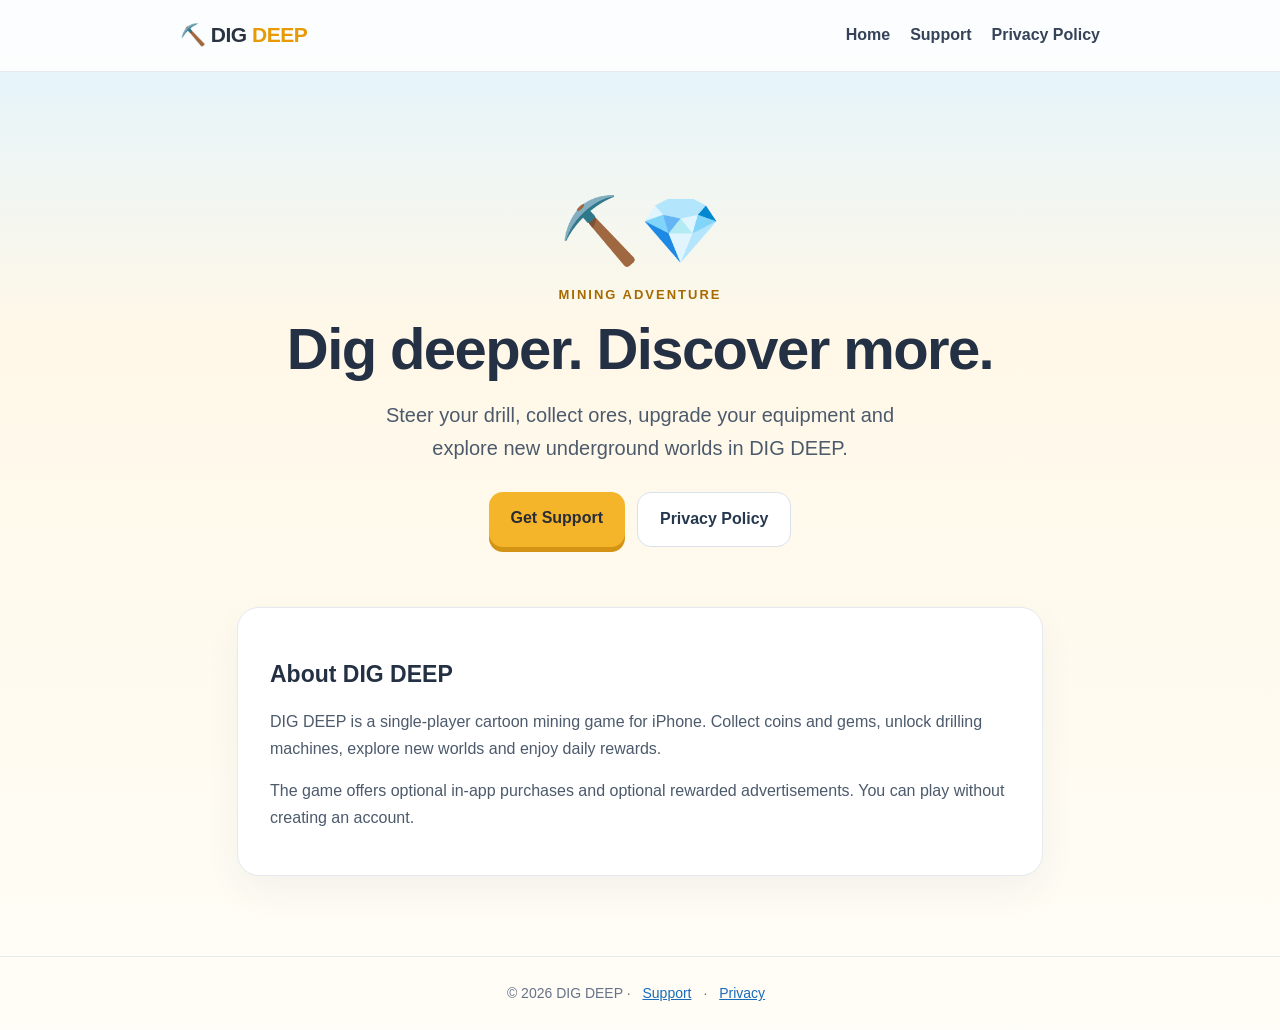
<file: index.html>
<!DOCTYPE html><html lang="en"><head><meta charset="utf-8"><meta name="viewport" content="width=device-width,initial-scale=1"><meta name="description" content="DIG DEEP — a colourful mining adventure. Find support and privacy information."><title>DIG DEEP — Mining Adventure</title><link rel="stylesheet" href="style.css"></head><body><header><div class="nav"><a class="brand" href="home.html">⛏️ DIG <span>DEEP</span></a><nav><a href="home.html">Home</a><a href="support.html">Support</a><a href="privacy.html">Privacy Policy</a></nav></div></header><main><section class="hero"><div class="drill" aria-hidden="true">⛏️💎</div><div class="eyebrow">Mining Adventure</div><h1>Dig deeper. Discover more.</h1><p class="lead">Steer your drill, collect ores, upgrade your equipment and explore new underground worlds in DIG DEEP.</p><div class="buttons"><a class="button" href="support.html">Get Support</a><a class="button secondary" href="privacy.html">Privacy Policy</a></div></section><section class="panel"><h2>About DIG DEEP</h2><p>DIG DEEP is a single-player cartoon mining game for iPhone. Collect coins and gems, unlock drilling machines, explore new worlds and enjoy daily rewards.</p><p>The game offers optional in-app purchases and optional rewarded advertisements. You can play without creating an account.</p></section></main><footer>© 2026 DIG DEEP · <a href="support.html">Support</a> · <a href="privacy.html">Privacy</a></footer></body></html>
</file>
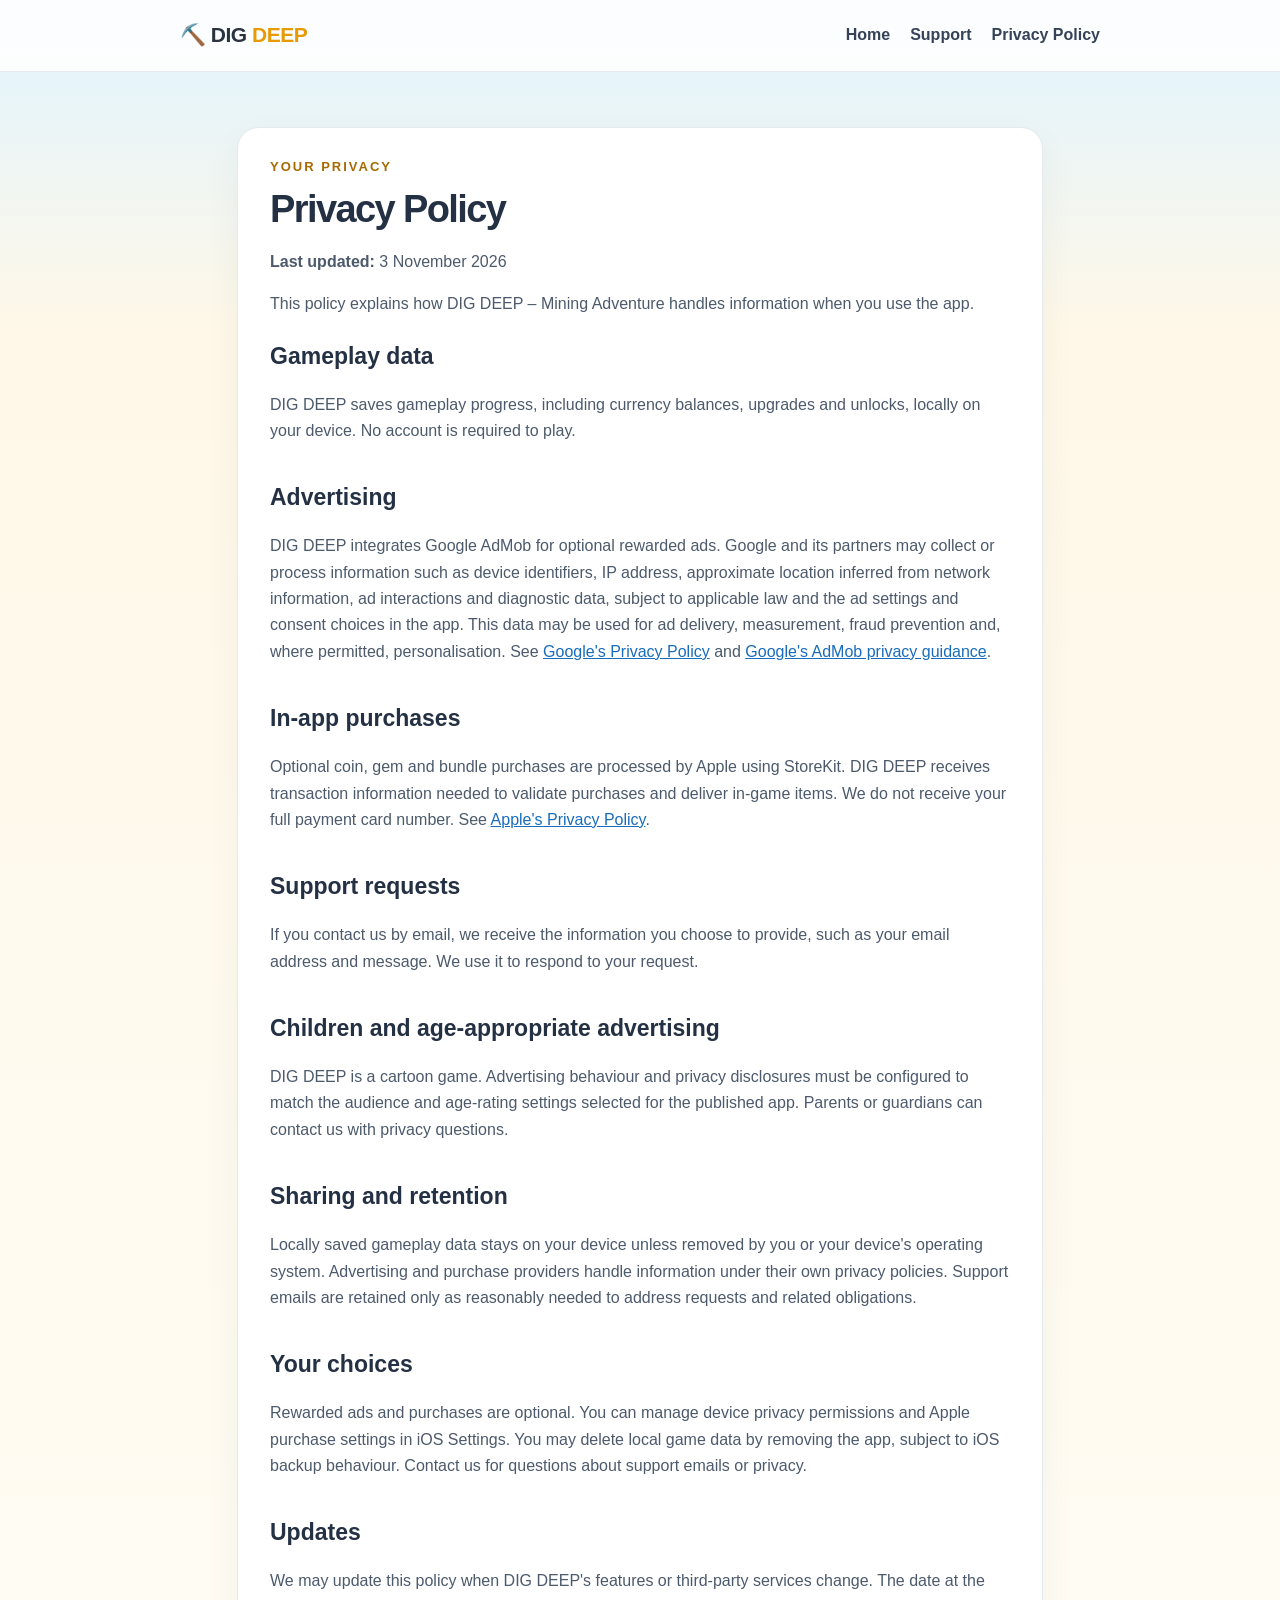
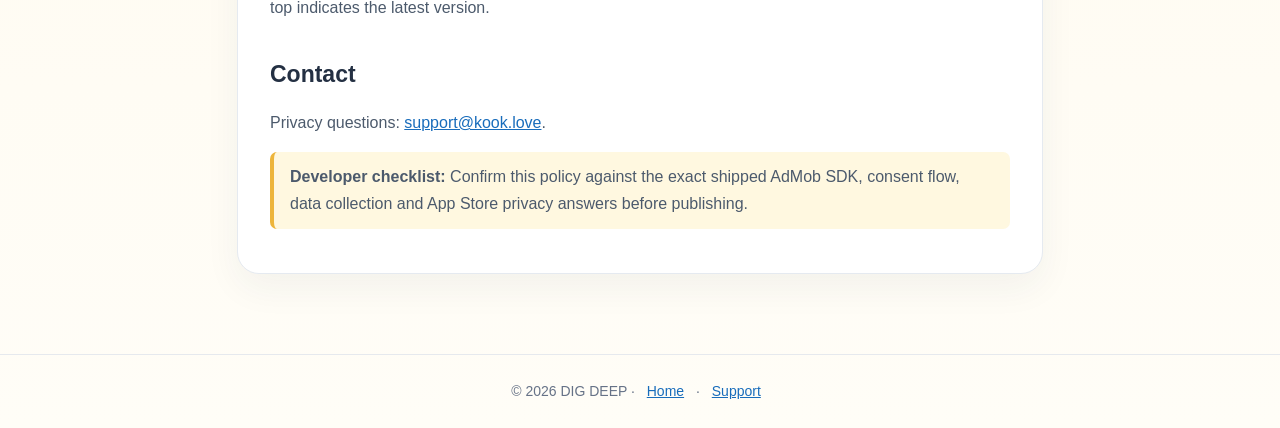
<file: privacy.html>
<!DOCTYPE html><html lang="en"><head><meta charset="utf-8"><meta name="viewport" content="width=device-width,initial-scale=1"><title>DIG DEEP — Privacy Policy</title><link rel="stylesheet" href="style.css"></head><body><header><div class="nav"><a class="brand" href="home.html">⛏️ DIG <span>DEEP</span></a><nav><a href="home.html">Home</a><a href="support.html">Support</a><a href="privacy.html">Privacy Policy</a></nav></div></header><main><article class="panel"><div class="eyebrow">Your Privacy</div><h1>Privacy Policy</h1><p><strong>Last updated:</strong> 3 November 2026</p><p>This policy explains how DIG DEEP – Mining Adventure handles information when you use the app.</p><h2>Gameplay data</h2><p>DIG DEEP saves gameplay progress, including currency balances, upgrades and unlocks, locally on your device. No account is required to play.</p><h2>Advertising</h2><p>DIG DEEP integrates Google AdMob for optional rewarded ads. Google and its partners may collect or process information such as device identifiers, IP address, approximate location inferred from network information, ad interactions and diagnostic data, subject to applicable law and the ad settings and consent choices in the app. This data may be used for ad delivery, measurement, fraud prevention and, where permitted, personalisation. See <a href="https://policies.google.com/privacy">Google's Privacy Policy</a> and <a href="https://support.google.com/admob/answer/6128543">Google's AdMob privacy guidance</a>.</p><h2>In-app purchases</h2><p>Optional coin, gem and bundle purchases are processed by Apple using StoreKit. DIG DEEP receives transaction information needed to validate purchases and deliver in-game items. We do not receive your full payment card number. See <a href="https://www.apple.com/legal/privacy/">Apple's Privacy Policy</a>.</p><h2>Support requests</h2><p>If you contact us by email, we receive the information you choose to provide, such as your email address and message. We use it to respond to your request.</p><h2>Children and age-appropriate advertising</h2><p>DIG DEEP is a cartoon game. Advertising behaviour and privacy disclosures must be configured to match the audience and age-rating settings selected for the published app. Parents or guardians can contact us with privacy questions.</p><h2>Sharing and retention</h2><p>Locally saved gameplay data stays on your device unless removed by you or your device's operating system. Advertising and purchase providers handle information under their own privacy policies. Support emails are retained only as reasonably needed to address requests and related obligations.</p><h2>Your choices</h2><p>Rewarded ads and purchases are optional. You can manage device privacy permissions and Apple purchase settings in iOS Settings. You may delete local game data by removing the app, subject to iOS backup behaviour. Contact us for questions about support emails or privacy.</p><h2>Updates</h2><p>We may update this policy when DIG DEEP's features or third-party services change. The date at the top indicates the latest version.</p><h2>Contact</h2><p>Privacy questions: <a href="mailto:support@kook.love?subject=DIG%20DEEP%20Privacy">support@kook.love</a>.</p><p class="note"><strong>Developer checklist:</strong> Confirm this policy against the exact shipped AdMob SDK, consent flow, data collection and App Store privacy answers before publishing.</p></article></main><footer>© 2026 DIG DEEP · <a href="home.html">Home</a> · <a href="support.html">Support</a></footer></body></html>
</file>
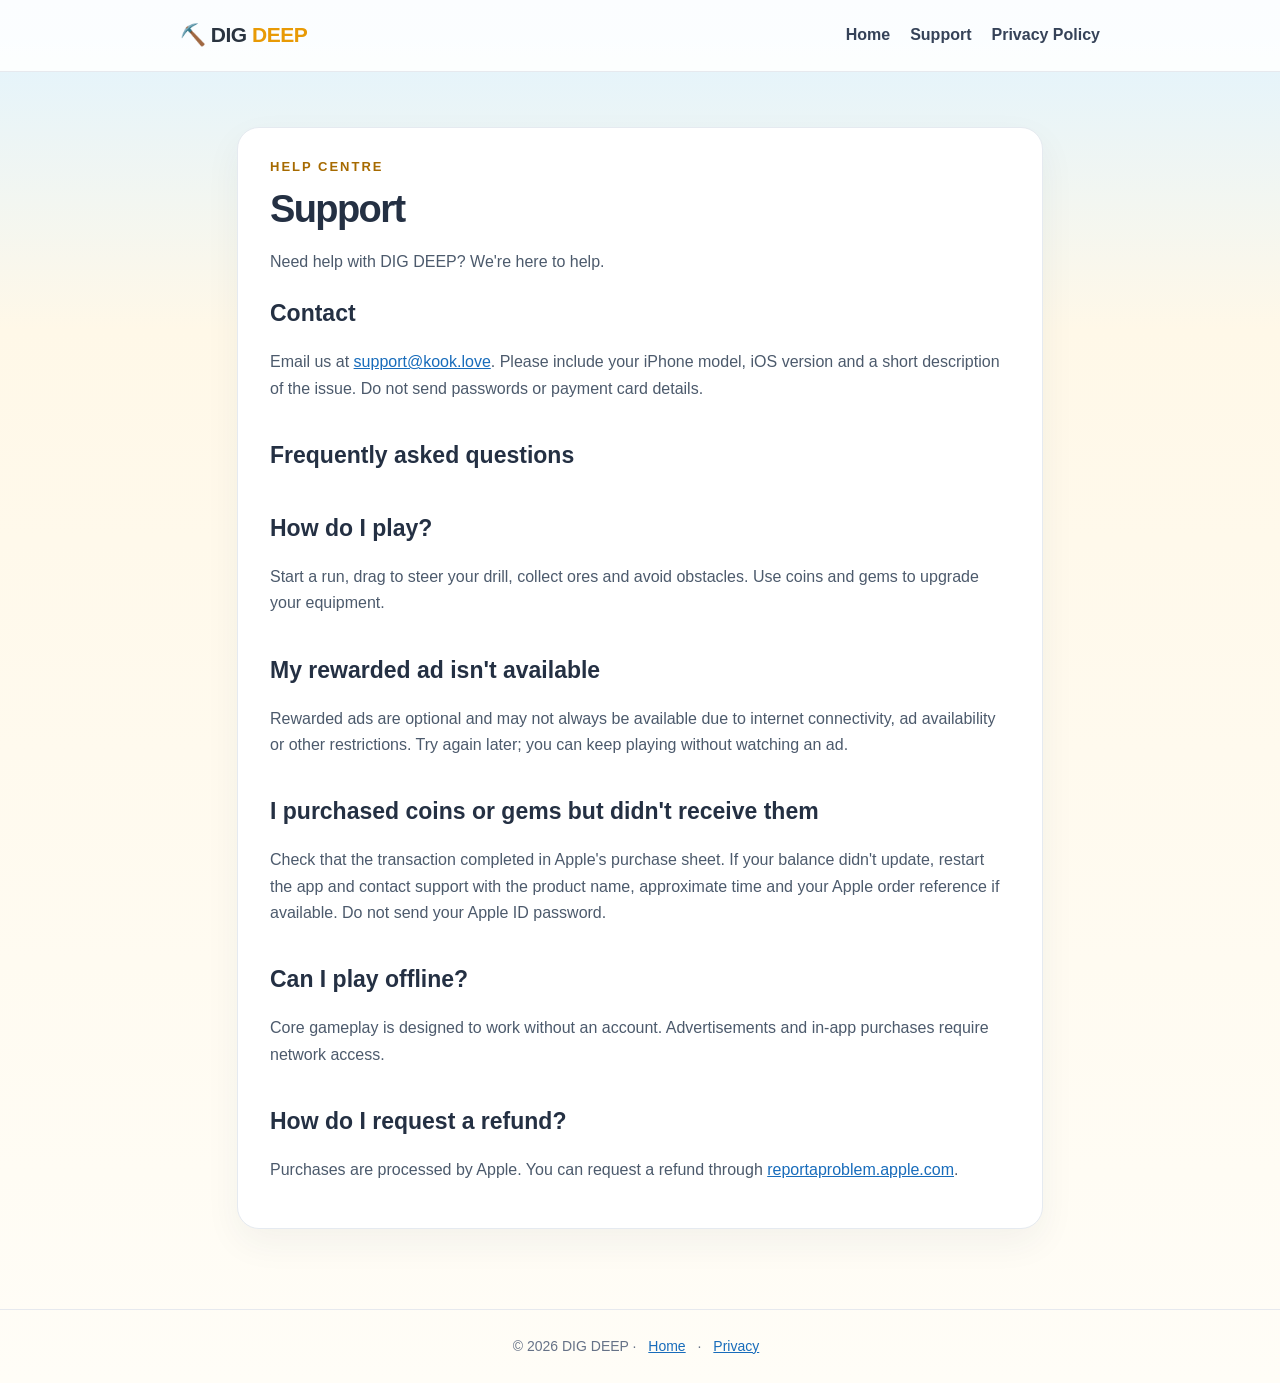
<file: support.html>
<!DOCTYPE html><html lang="en"><head><meta charset="utf-8"><meta name="viewport" content="width=device-width,initial-scale=1"><title>DIG DEEP — Support</title><link rel="stylesheet" href="style.css"></head><body><header><div class="nav"><a class="brand" href="home.html">⛏️ DIG <span>DEEP</span></a><nav><a href="home.html">Home</a><a href="support.html">Support</a><a href="privacy.html">Privacy Policy</a></nav></div></header><main><article class="panel"><div class="eyebrow">Help Centre</div><h1>Support</h1><p>Need help with DIG DEEP? We're here to help.</p><h2>Contact</h2><p>Email us at <a href="mailto:support@kook.love?subject=DIG%20DEEP%20Support">support@kook.love</a>. Please include your iPhone model, iOS version and a short description of the issue. Do not send passwords or payment card details.</p><h2>Frequently asked questions</h2><h2>How do I play?</h2><p>Start a run, drag to steer your drill, collect ores and avoid obstacles. Use coins and gems to upgrade your equipment.</p><h2>My rewarded ad isn't available</h2><p>Rewarded ads are optional and may not always be available due to internet connectivity, ad availability or other restrictions. Try again later; you can keep playing without watching an ad.</p><h2>I purchased coins or gems but didn't receive them</h2><p>Check that the transaction completed in Apple's purchase sheet. If your balance didn't update, restart the app and contact support with the product name, approximate time and your Apple order reference if available. Do not send your Apple ID password.</p><h2>Can I play offline?</h2><p>Core gameplay is designed to work without an account. Advertisements and in-app purchases require network access.</p><h2>How do I request a refund?</h2><p>Purchases are processed by Apple. You can request a refund through <a href="https://reportaproblem.apple.com/">reportaproblem.apple.com</a>.</p></article></main><footer>© 2026 DIG DEEP · <a href="home.html">Home</a> · <a href="privacy.html">Privacy</a></footer></body></html>
</file>
<file: style.css>
:root{color-scheme:light;--ink:#243043;--muted:#667287;--yellow:#ffc840;--blue:#2786d5;--line:#e6e9ee;--paper:#fffdf7}*{box-sizing:border-box}body{margin:0;background:linear-gradient(180deg,#dff3ff 0,#fff8e8 330px,#fffdf7 100%);color:var(--ink);font:16px/1.65 -apple-system,BlinkMacSystemFont,'Segoe UI',sans-serif}a{color:#186cbb}header{padding:18px 24px;background:rgba(255,255,255,.88);border-bottom:1px solid var(--line)}.nav{max-width:920px;margin:auto;display:flex;justify-content:space-between;align-items:center;gap:16px}.brand{font-weight:900;font-size:21px;letter-spacing:-.5px;text-decoration:none;color:#2a3440}.brand span{color:#e89a05}nav{display:flex;gap:20px;flex-wrap:wrap}nav a{text-decoration:none;color:#354258;font-weight:650}nav a:hover{text-decoration:underline}main{max-width:850px;margin:55px auto 80px;padding:0 22px}.hero{text-align:center;padding:50px 25px 60px}.drill{font-size:65px}.eyebrow{font-weight:800;letter-spacing:2px;color:#a66a00;font-size:13px;text-transform:uppercase}h1{font-size:clamp(36px,6vw,58px);line-height:1.1;letter-spacing:-1.6px;margin:12px 0 18px}h2{font-size:23px;margin:35px 0 10px}p,li{color:#4c5a6c} .lead{font-size:20px;max-width:570px;margin:0 auto 27px}.buttons{display:flex;gap:12px;justify-content:center;flex-wrap:wrap}.button{display:inline-block;background:#f4b52b;color:#272c35;padding:13px 22px;border-radius:14px;font-weight:800;text-decoration:none;box-shadow:0 5px 0 #d39415}.button.secondary{background:#fff;color:#26384e;box-shadow:none;border:1px solid #d9e2eb}.panel{background:#fff;border:1px solid #e5eaf0;border-radius:22px;padding:28px 32px;box-shadow:0 14px 36px rgba(36,48,67,.055)}.panel h1{font-size:38px}.panel h2:first-of-type{margin-top:20px}.note{background:#fff8e0;border-left:4px solid #edb53b;padding:12px 16px;border-radius:7px}footer{border-top:1px solid var(--line);padding:25px;text-align:center;font-size:14px;color:var(--muted)}footer a{margin:0 8px}ul{padding-left:24px}@media(max-width:560px){.nav{flex-direction:column}.panel{padding:22px}.hero{padding:35px 10px}}
</file>
